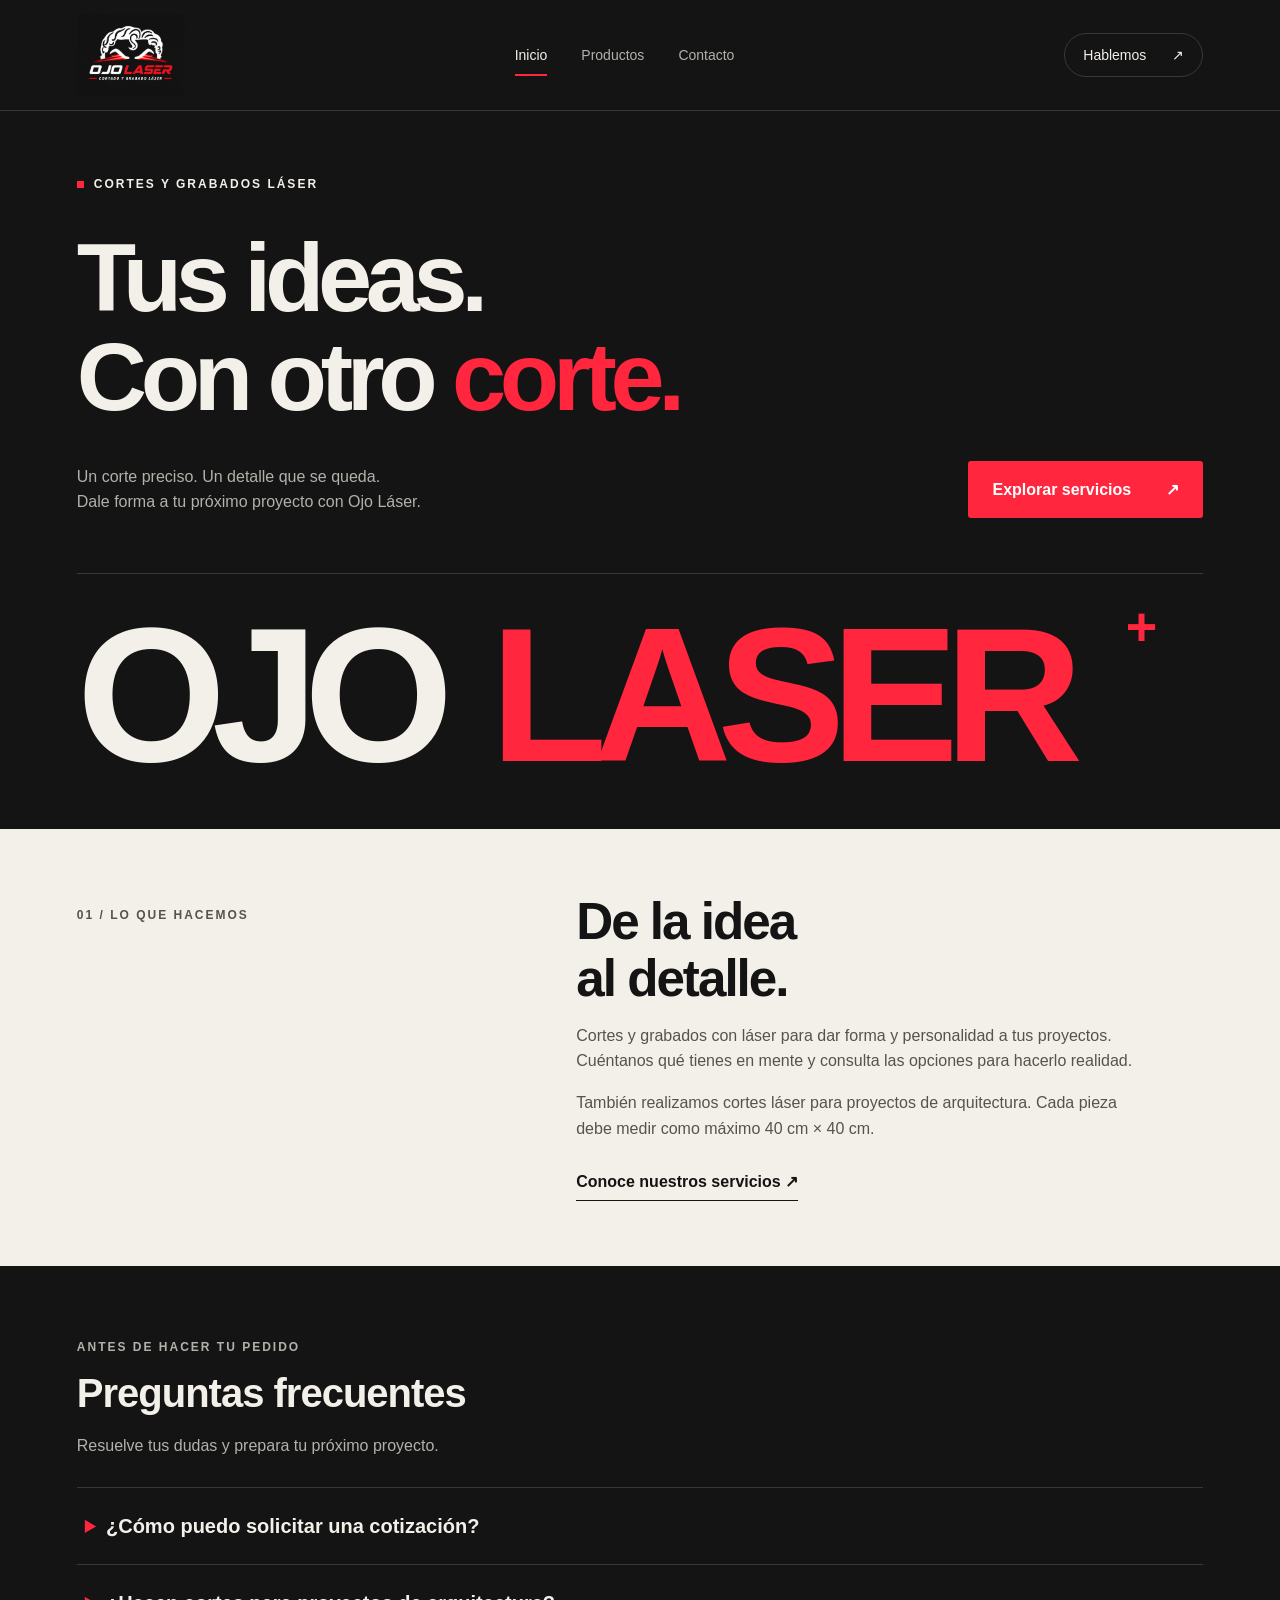
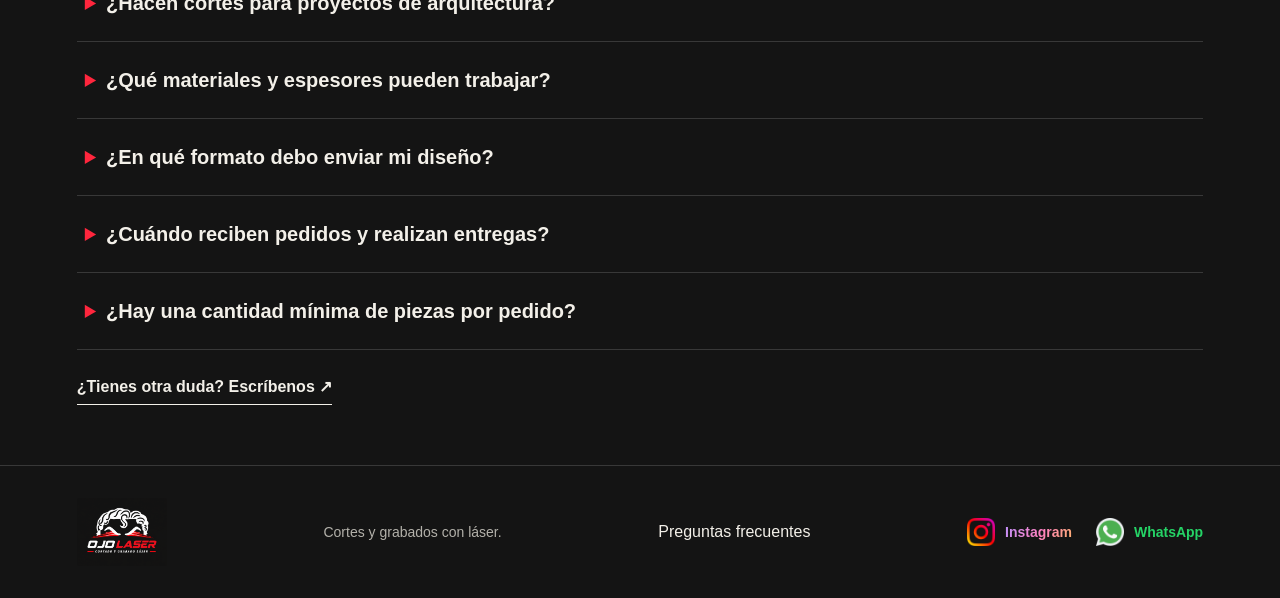
<file: index.html>
<!DOCTYPE html>
<html lang="es">
    <head>
        <meta charset="UTF-8">
        <meta name="viewport" content="width=device-width, initial-scale=1.0">
        <meta name="description" content="Ojo Láser: cortes y grabados con láser. Conoce nuestros servicios y consulta tu proyecto por Instagram.">
        <meta name="theme-color" content="#141414">
        <link rel="icon" type="image/png" href="assets/logo-ojo-laser.png">
        <link rel="stylesheet" href="CSS/style.css">
        <title>Inicio | Ojo Láser</title>
    </head>
    <body>
        <a class="skip" href="#contenido">Saltar al contenido</a>
        <header>
            <a class="logo" href="index.html" aria-label="Ojo Láser, inicio">
                <img src="assets/logo-ojo-laser.png" width="150" height="150" alt="Ojo Láser · Cortado y grabado láser">
            </a>
            <nav aria-label="Navegación principal">
                <a href="index.html" aria-current="page">Inicio</a>
                <a href="menu.html">Productos</a>
                <a href="contacto.html">Contacto</a>
            </nav>
            <a class="header-contact" href="contacto.html">Hablemos <span aria-hidden="true">↗</span></a>
        </header>
        <main id="contenido">
            <section class="contis">
                <div class="eyebrow">
                    <span></span>
                    CORTES Y GRABADOS LÁSER
                </div>
                <h1>Tus ideas.<br>Con otro <em>corte.</em></h1>
                <div class="contis-bottom">
                    <p>Un corte preciso. Un detalle que se queda.<br>Dale forma a tu próximo proyecto con Ojo Láser.</p>
                    <a class="button" href="menu.html">Explorar servicios <span aria-hidden="true">↗</span></a>
                </div>
                <div class="word-art" aria-hidden="true">
                    OJO
                    <span>LASER</span>
                    <i>+</i>
                </div>
            </section>
            <section class="intro">
                <p class="eyebrow">01 / LO QUE HACEMOS</p>
                <div>
                    <h2>De la idea<br>al detalle.</h2>
                    <p>
                        Cortes y grabados con láser para dar forma y personalidad a tus proyectos. Cuéntanos qué tienes en mente y consulta las opciones para hacerlo realidad.
                    </p>
                    <p>También realizamos cortes láser para proyectos de arquitectura. Cada pieza debe medir como máximo 40 cm × 40 cm.</p>
                    <a class="text-link" href="menu.html">Conoce nuestros servicios ↗</a>
                </div>
            </section>
            <section class="faq" id="preguntas-frecuentes" aria-labelledby="faq-titulo">
                <div class="catalog-heading">
                    <p class="eyebrow">ANTES DE HACER TU PEDIDO</p>
                    <h2 id="faq-titulo">Preguntas frecuentes</h2>
                    <p>Resuelve tus dudas y prepara tu próximo proyecto.</p>
                </div>
                <details>
                    <summary>¿Cómo puedo solicitar una cotización?</summary>
                    <p>Escríbenos por WhatsApp o Instagram con tu diseño o idea, material, medidas, cantidad de piezas y fecha en la que lo necesitas. Por mensaje puedes consultar el precio de tu proyecto.</p>
                </details>
                <details>
                    <summary>¿Hacen cortes para proyectos de arquitectura?</summary>
                    <p>Sí, realizamos cortes láser para proyectos de arquitectura. Cada pieza debe medir como máximo <strong>40 cm × 40 cm</strong>; no debe superar los 40 cm en ninguno de sus dos lados.</p>
                </details>
                <details>
                    <summary>¿Qué materiales y espesores pueden trabajar?</summary>
                    <p>Cuéntanos qué material y espesor necesitas para confirmar si son adecuados para corte o grabado láser y consultar su disponibilidad antes de hacer tu pedido.</p>
                </details>
                <details>
                    <summary>¿En qué formato debo enviar mi diseño?</summary>
                    <p>Antes de enviar el archivo final, consulta por WhatsApp o Instagram el formato y los requisitos para tu proyecto. Si todavía no tienes un diseño listo, compártenos tu idea para consultar las opciones.</p>
                </details>
                <details>
                    <summary>¿Cuándo reciben pedidos y realizan entregas?</summary>
                    <p>Recibimos pedidos de lunes a sábado por WhatsApp e Instagram. Las entregas se realizan a la semana siguiente; confirma la fecha de tu proyecto al realizar el pedido.</p>
                </details>
                <details>
                    <summary>¿Hay una cantidad mínima de piezas por pedido?</summary>
                    <p>Indícanos cuántas piezas necesitas al solicitar tu cotización para confirmar las condiciones de tu pedido.</p>
                </details>
                <a class="text-link" href="contacto.html">¿Tienes otra duda? Escríbenos ↗</a>
            </section>
        </main>
        <footer>
            <a class="logo" href="index.html">
                <img src="assets/logo-ojo-laser.png" width="150" height="150" alt="Ojo Láser · Cortado y grabado láser">
            </a>
            <p>Cortes y grabados con láser.</p>
            <a href="index.html#preguntas-frecuentes">Preguntas frecuentes</a>
            <div class="footer-socials" aria-label="Redes sociales y contacto">
                <a class="footer-social footer-social--instagram" href="https://www.instagram.com/ojo_laser/" target="_blank" rel="noopener noreferrer">
                    <img src="assets/icons/instagram.png" width="28" height="28" alt="">
                    <span>Instagram</span>
                </a>
                <a class="footer-social footer-social--whatsapp" href="https://wa.me/526142204418" target="_blank" rel="noopener noreferrer">
                    <img src="assets/icons/whatsapp.png" width="28" height="28" alt="">
                    <span>WhatsApp</span>
                </a>
            </div>
        </footer>
    </body>
</html>
</file>
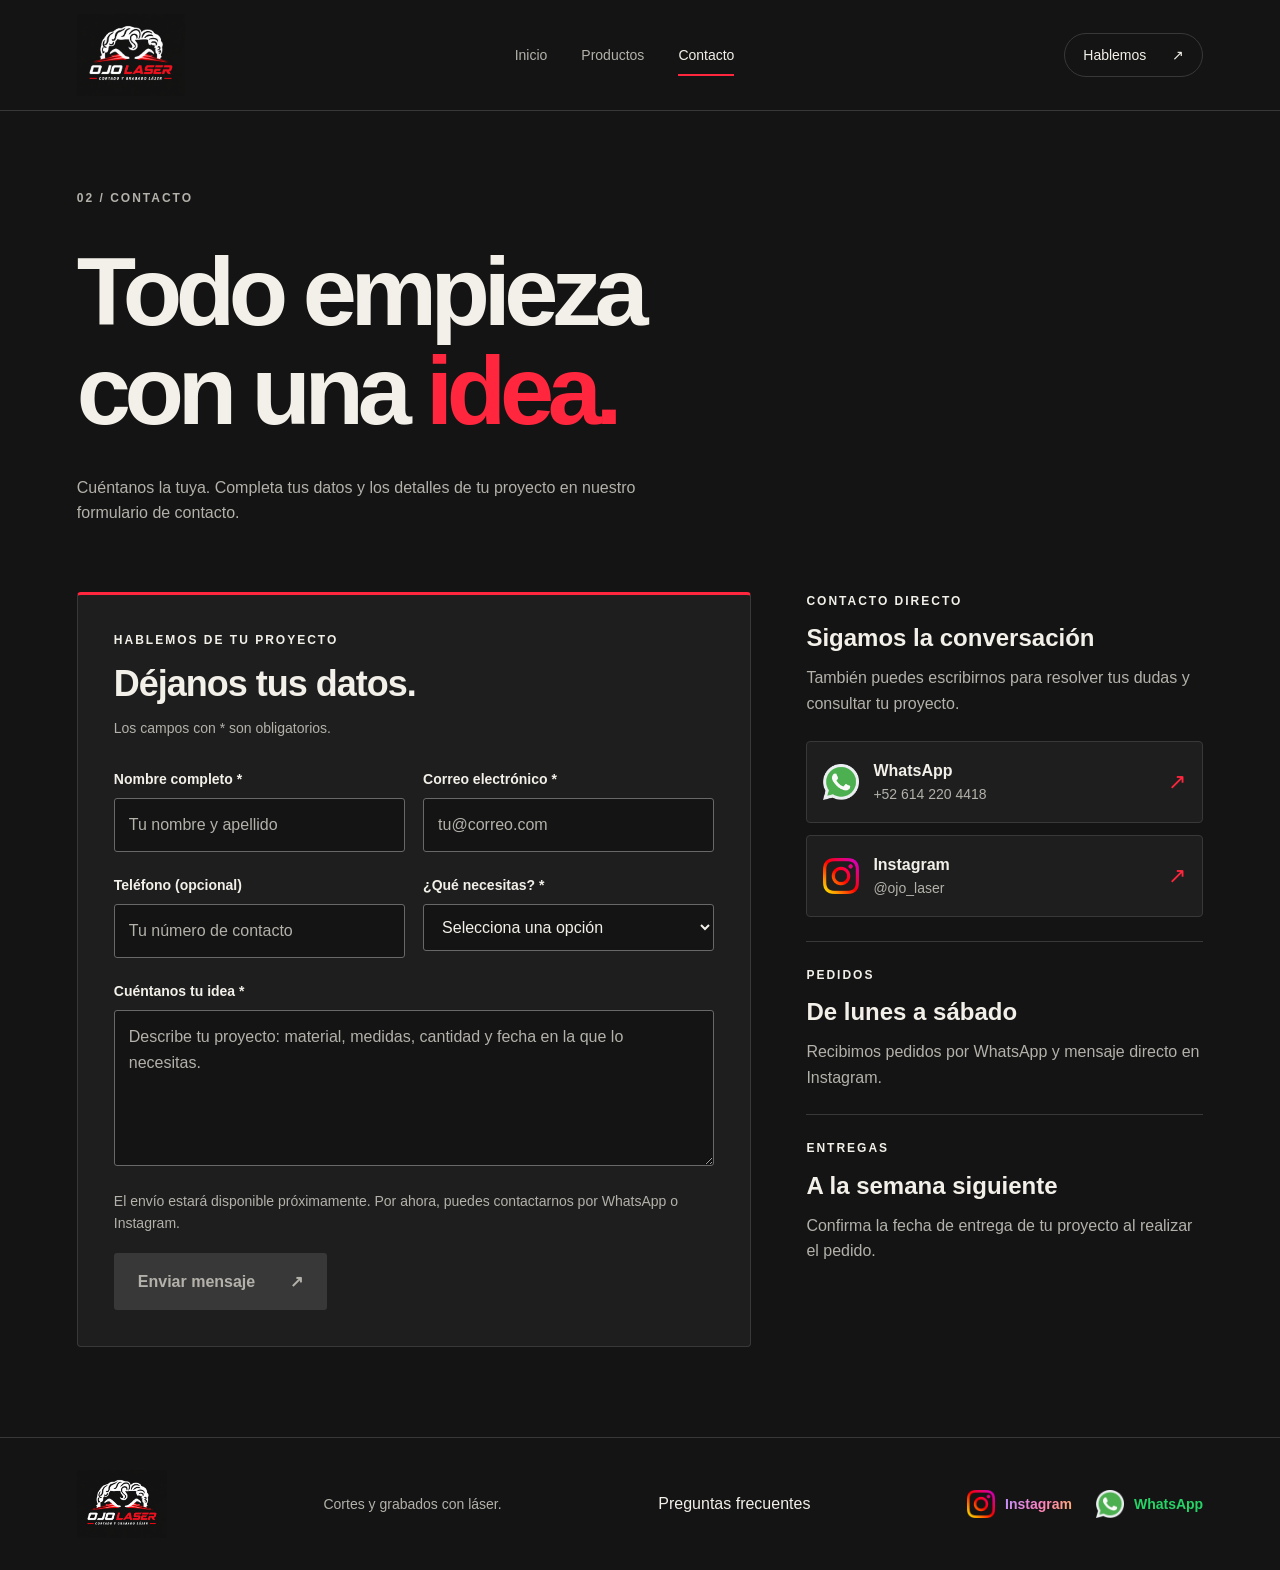
<file: contacto.html>
<!DOCTYPE html>
<html lang="es">
    <head>
        <meta charset="UTF-8">
        <meta name="viewport" content="width=device-width, initial-scale=1.0">
        <meta name="description" content="Contacta con Ojo Láser. Cuéntanos tu idea para un proyecto de corte o grabado láser.">
        <meta name="theme-color" content="#141414">
        <link rel="icon" type="image/png" href="assets/logo-ojo-laser.png">
        <link rel="stylesheet" href="CSS/style.css">
        <title>Contacto | Ojo Láser</title>
    </head>
    <body>
        <a class="skip" href="#contenido">Saltar al contenido</a>
        <header>
            <a class="logo" href="index.html" aria-label="Ojo Láser, inicio">
                <img src="assets/logo-ojo-laser.png" width="150" height="150" alt="Ojo Láser · Cortado y grabado láser">
            </a>
            <nav aria-label="Navegación principal">
                <a href="index.html">Inicio</a>
                <a href="menu.html">Productos</a>
                <a href="contacto.html" aria-current="page">Contacto</a>
            </nav>
            <a class="header-contact" href="contacto.html">Hablemos <span aria-hidden="true">↗</span></a>
        </header>
        <main id="contenido">
            <section class="page-heading">
                <p class="eyebrow">02 / CONTACTO</p>
                <h1>Todo empieza<br>con una <em>idea.</em></h1>
                <p>Cuéntanos la tuya. Completa tus datos y los detalles de tu proyecto en nuestro formulario de contacto.</p>
            </section>
            <section class="contact-grid">
                <form class="contact-form" aria-labelledby="form-title" aria-describedby="form-note">
                    <span class="eyebrow">HABLEMOS DE TU PROYECTO</span>
                    <h2 id="form-title">Déjanos tus datos.</h2>
                    <p class="form-intro">Los campos con * son obligatorios.</p>
                    <div class="form-fields">
                        <div class="form-field">
                            <label for="nombre">Nombre completo *</label>
                            <input type="text" id="nombre" name="nombre" autocomplete="name" placeholder="Tu nombre y apellido" required>
                        </div>
                        <div class="form-field">
                            <label for="correo">Correo electrónico *</label>
                            <input type="email" id="correo" name="correo" autocomplete="email" placeholder="tu@correo.com" required>
                        </div>
                        <div class="form-field">
                            <label for="telefono">Teléfono (opcional)</label>
                            <input type="tel" id="telefono" name="telefono" autocomplete="tel" placeholder="Tu número de contacto">
                        </div>
                        <div class="form-field">
                            <label for="servicio">¿Qué necesitas? *</label>
                            <select id="servicio" name="servicio" required>
                                <option value="" disabled selected>Selecciona una opción</option>
                                <option value="corte">Corte láser</option>
                                <option value="corte-arquitectura">Corte láser para arquitectura (máx. 40 cm × 40 cm por pieza)</option>
                                <option value="grabado">Grabado láser</option>
                                <option value="corte-y-grabado">Corte y grabado láser</option>
                                <option value="consulta">Otra consulta</option>
                            </select>
                        </div>
                        <div class="form-field form-field--full">
                            <label for="mensaje">Cuéntanos tu idea *</label>
                            <textarea id="mensaje" name="mensaje" rows="5" placeholder="Describe tu proyecto: material, medidas, cantidad y fecha en la que lo necesitas." required></textarea>
                        </div>
                    </div>
                    <p class="form-note" id="form-note">El envío estará disponible próximamente. Por ahora, puedes contactarnos por WhatsApp o Instagram.</p>
                    <!-- Habilitar el botón cuando se conecte el formulario a un servicio de envío. -->
                    <button class="button" type="submit" disabled>Enviar mensaje <span aria-hidden="true">↗</span></button>
                </form>
                <div class="contact-info">
                    <div>
                        <span class="eyebrow">CONTACTO DIRECTO</span>
                        <h2>Sigamos la conversación</h2>
                        <p>También puedes escribirnos para resolver tus dudas y consultar tu proyecto.</p>
                        <div class="contact-channels">
                            <a class="contact-channel" href="https://wa.me/526142204418" target="_blank" rel="noopener noreferrer">
                                <img src="assets/icons/whatsapp.png" width="36" height="36" alt="">
                                <span><strong>WhatsApp</strong><span>+52 614 220 4418</span></span>
                                <span class="contact-channel-arrow" aria-hidden="true">↗</span>
                            </a>
                            <a class="contact-channel" href="https://www.instagram.com/ojo_laser/" target="_blank" rel="noopener noreferrer">
                                <img src="assets/icons/instagram.png" width="36" height="36" alt="">
                                <span><strong>Instagram</strong><span>@ojo_laser</span></span>
                                <span class="contact-channel-arrow" aria-hidden="true">↗</span>
                            </a>
                        </div>
                    </div>
                    <div>
                        <span class="eyebrow">PEDIDOS</span>
                        <h2>De lunes a sábado</h2>
                        <p>Recibimos pedidos por WhatsApp y mensaje directo en Instagram.</p>
                    </div>
                    <div>
                        <span class="eyebrow">ENTREGAS</span>
                        <h2>A la semana siguiente</h2>
                        <p>Confirma la fecha de entrega de tu proyecto al realizar el pedido.</p>
                    </div>
                </div>
            </section>
        </main>
        <footer>
            <a class="logo" href="index.html">
                <img src="assets/logo-ojo-laser.png" width="150" height="150" alt="Ojo Láser · Cortado y grabado láser">
            </a>
            <p>Cortes y grabados con láser.</p>
            <a href="index.html#preguntas-frecuentes">Preguntas frecuentes</a>
            <div class="footer-socials" aria-label="Redes sociales y contacto">
                <a class="footer-social footer-social--instagram" href="https://www.instagram.com/ojo_laser/" target="_blank" rel="noopener noreferrer">
                    <img src="assets/icons/instagram.png" width="28" height="28" alt="">
                    <span>Instagram</span>
                </a>
                <a class="footer-social footer-social--whatsapp" href="https://wa.me/526142204418" target="_blank" rel="noopener noreferrer">
                    <img src="assets/icons/whatsapp.png" width="28" height="28" alt="">
                    <span>WhatsApp</span>
                </a>
            </div>
        </footer>
    </body>
</html>
</file>
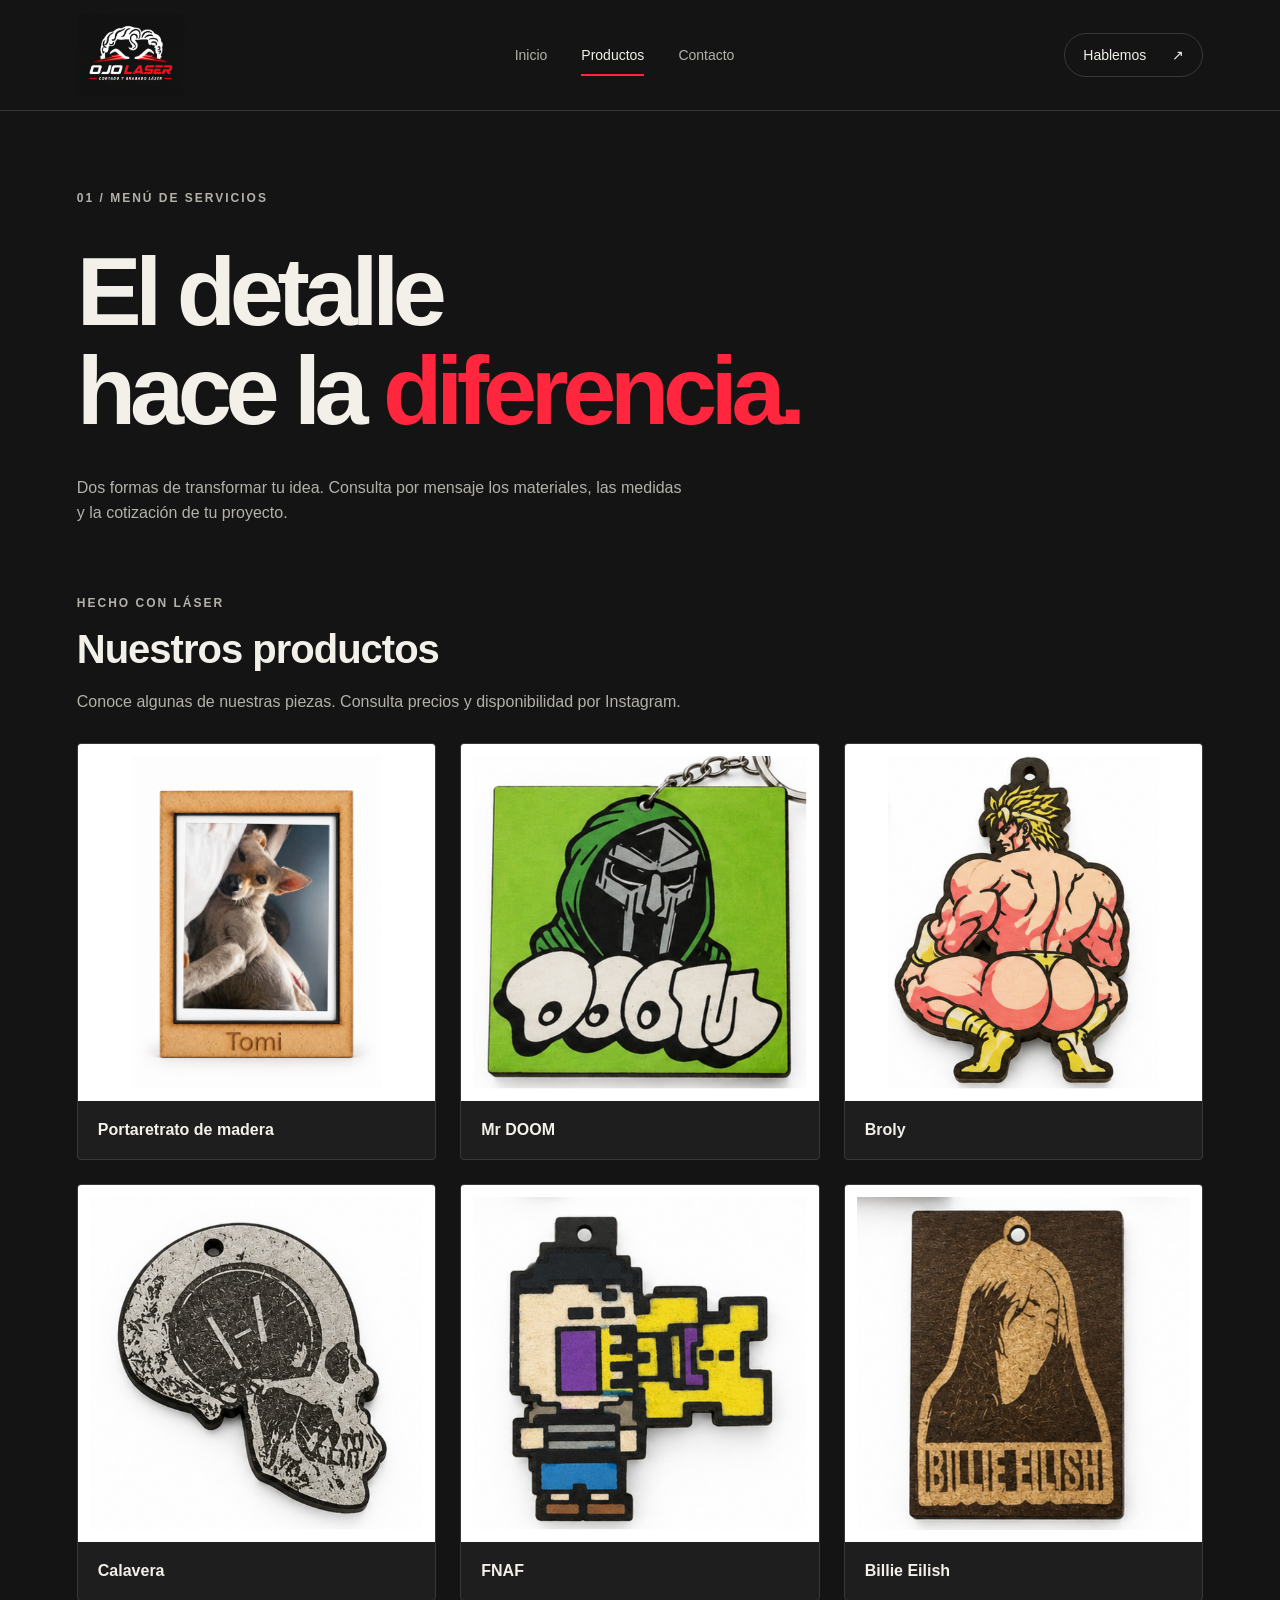
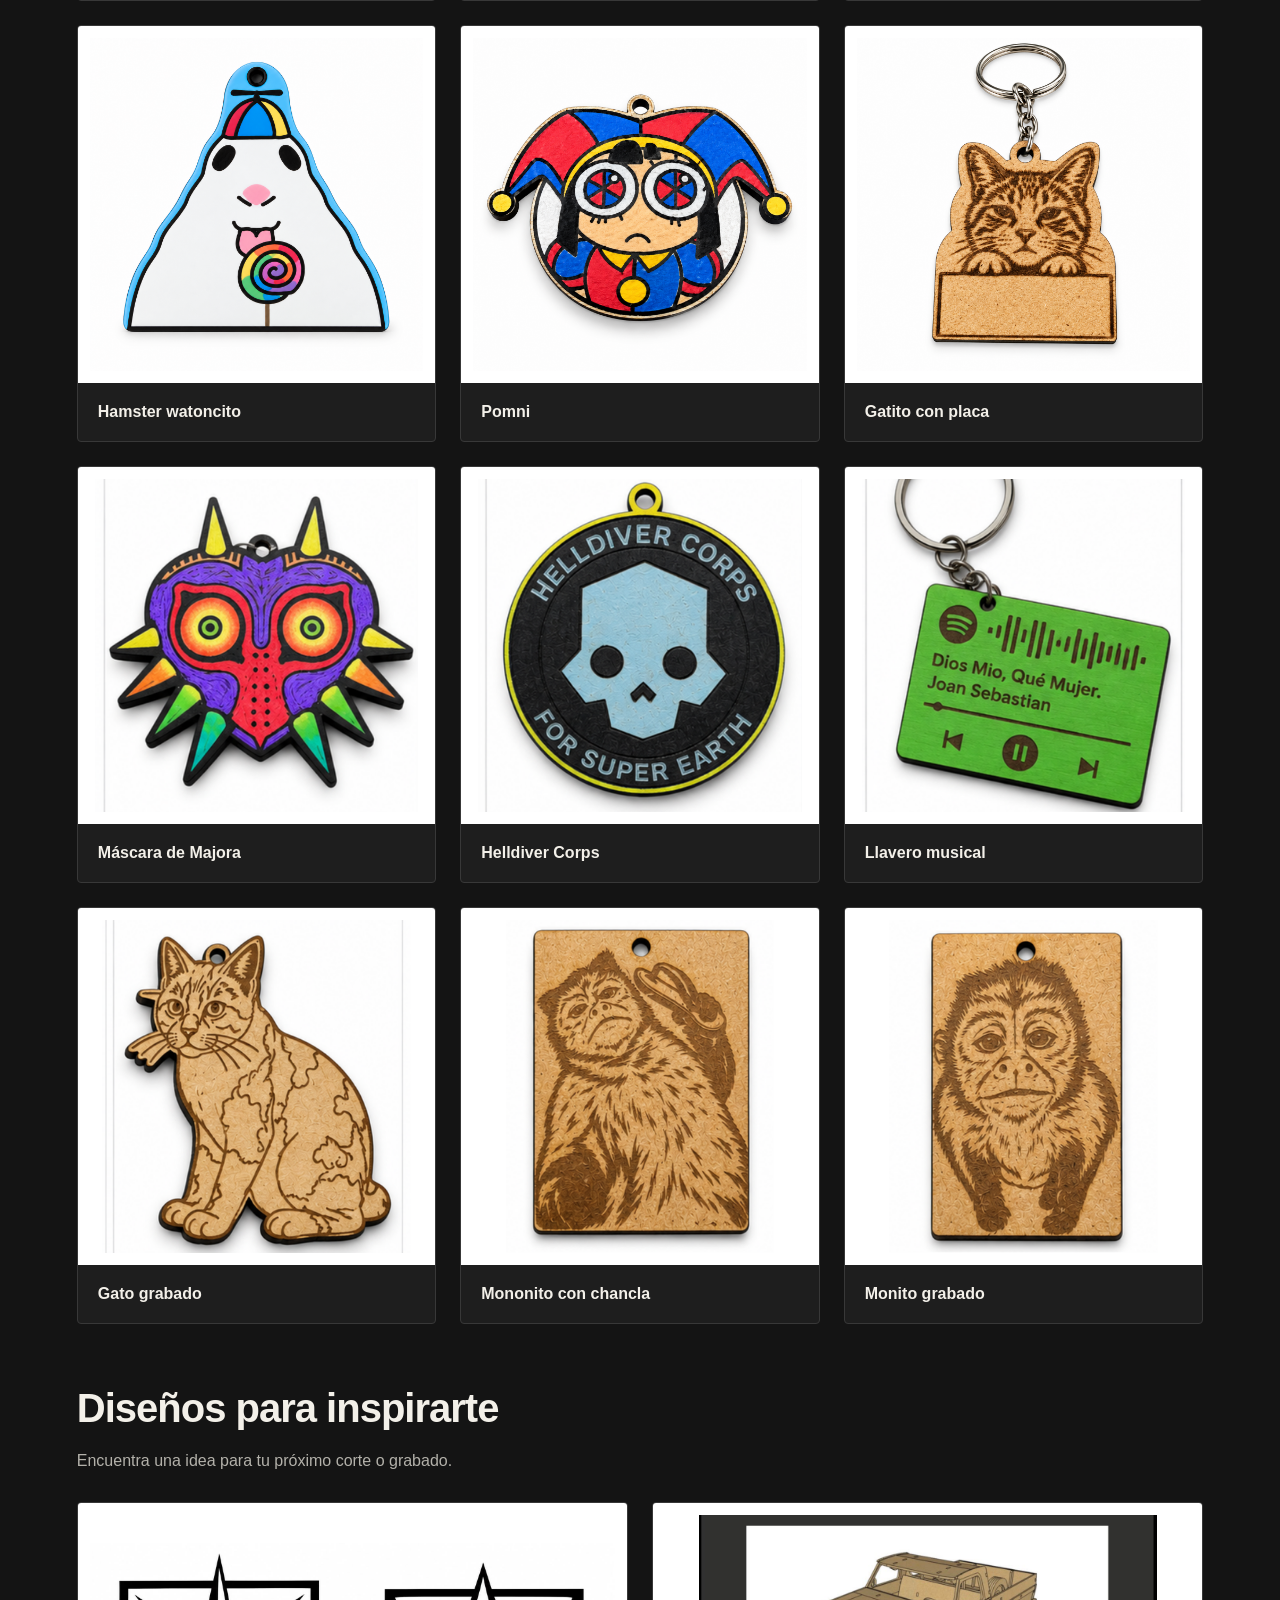
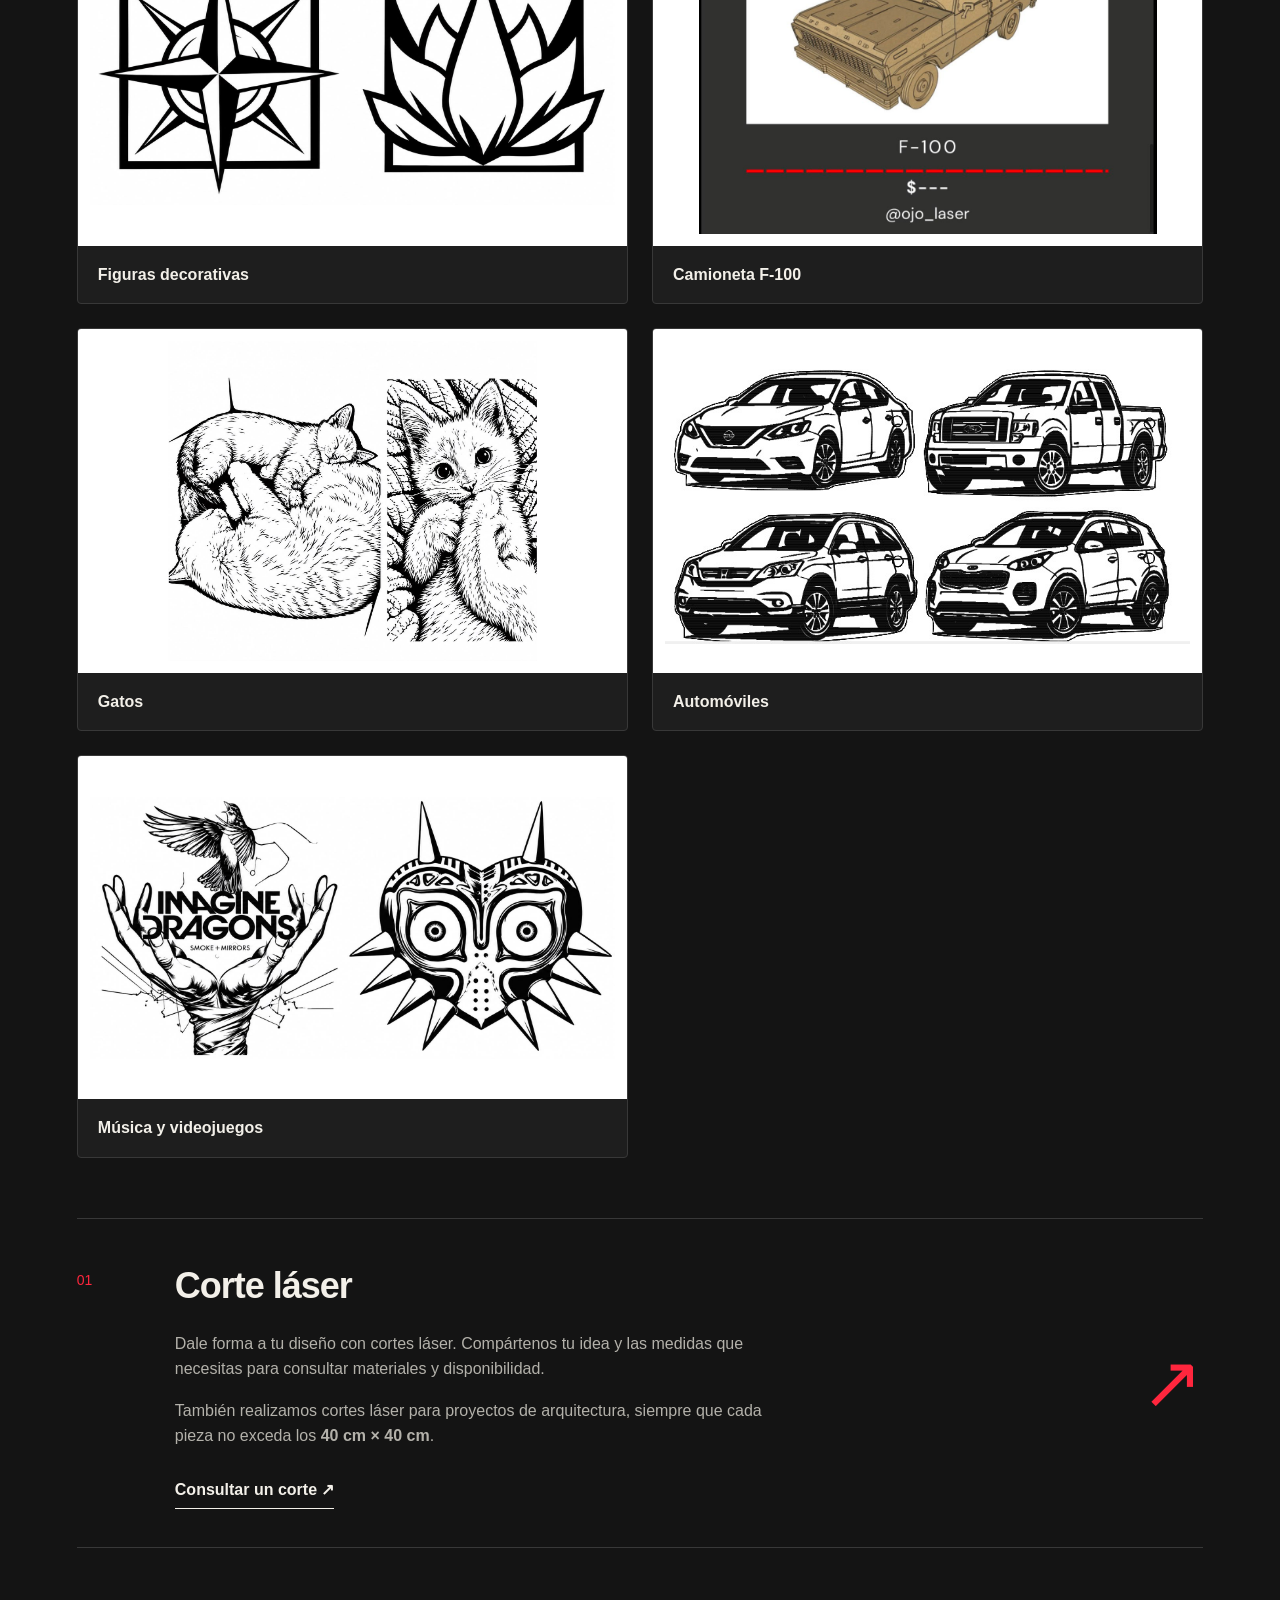
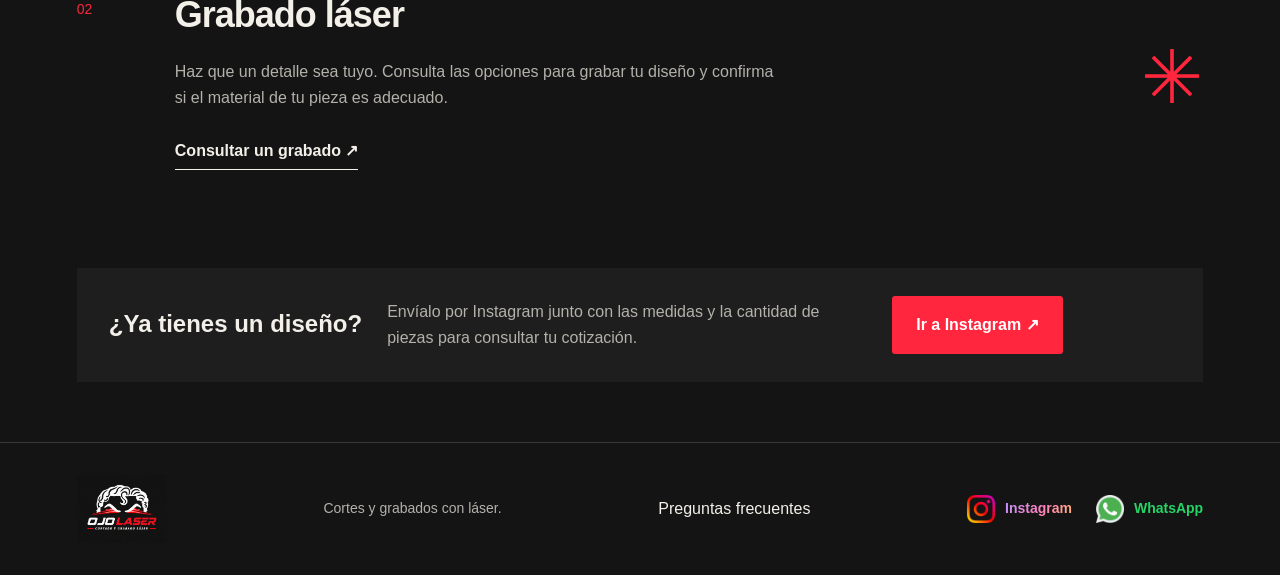
<file: menu.html>
<!DOCTYPE html>
<html lang="es">
    <head>
        <meta charset="UTF-8">
        <meta name="viewport" content="width=device-width, initial-scale=1.0">
        <meta name="description" content="Ojo Láser: cortes y grabados con láser. Conoce nuestros servicios y consulta tu proyecto por Instagram.">
        <meta name="theme-color" content="#141414">
        <link rel="icon" type="image/png" href="assets/logo-ojo-laser.png">
        <link rel="stylesheet" href="CSS/style.css">
        <script src="JS/productos.js" defer></script>
        <title>Productos | Ojo Láser</title>
    </head>
    <body>
        <a class="skip" href="#contenido">Saltar al contenido</a>
        <header>
            <a class="logo" href="index.html" aria-label="Ojo Láser, inicio">
                <img src="assets/logo-ojo-laser.png" width="150" height="150" alt="Ojo Láser · Cortado y grabado láser">
            </a>
            <nav aria-label="Navegación principal">
                <a href="index.html">Inicio</a>
                <a href="menu.html" aria-current="page">Productos</a>
                <a href="contacto.html">Contacto</a>
            </nav>
            <a class="header-contact" href="contacto.html">Hablemos <span aria-hidden="true">↗</span></a>
        </header>
        <main id="contenido">
            <section class="page-heading">
                <p class="eyebrow">01 / MENÚ DE SERVICIOS</p>
                <h1>El detalle<br>hace la <em>diferencia.</em></h1>
                <p>
                    Dos formas de transformar tu idea. Consulta por mensaje los materiales, las medidas y la cotización de tu proyecto.
                </p>
            </section>

            <section class="catalog" aria-labelledby="productos-titulo">
                <div class="catalog-heading">
                    <p class="eyebrow">HECHO CON LÁSER</p>
                    <h2 id="productos-titulo">Nuestros productos</h2>
                    <p>Conoce algunas de nuestras piezas. Consulta precios y disponibilidad por Instagram.</p>
                </div>
                <div class="catalog-grid" id="catalogo-productos"></div>
                <noscript><p>Activa JavaScript para ver nuestros productos.</p></noscript>
            </section>

            <section class="catalog" aria-labelledby="disenos-titulo">
                <div class="catalog-heading">
                    <h2 id="disenos-titulo">Diseños para inspirarte</h2>
                    <p>Encuentra una idea para tu próximo corte o grabado.</p>
                </div>
                <div class="catalog-grid catalog-grid--designs">
                    <figure class="catalog-card">
                        <img
                            src="assets/Desings/Desing.jpeg"
                            alt="Diseños de rosa de los vientos y flor de loto"
                            loading="lazy"
                            decoding="async"
                        >
                        <figcaption>Figuras decorativas</figcaption>
                    </figure>
                    <figure class="catalog-card">
                        <img
                            src="assets/Desings/desing1.jpeg"
                            alt="Diseño de maqueta de camioneta F-100"
                            loading="lazy"
                            decoding="async"
                        >
                        <figcaption>Camioneta F-100</figcaption>
                    </figure>
                    <figure class="catalog-card">
                        <img
                            src="assets/Desings/desing2.jpeg"
                            alt="Ilustraciones de gatos en blanco y negro"
                            loading="lazy"
                            decoding="async"
                        >
                        <figcaption>Gatos</figcaption>
                    </figure>
                    <figure class="catalog-card">
                        <img
                            src="assets/Desings/Desing3.jpeg"
                            alt="Diseños de cuatro automóviles para grabado"
                            loading="lazy"
                            decoding="async"
                        >
                        <figcaption>Automóviles</figcaption>
                    </figure>
                    <figure class="catalog-card">
                        <img
                            src="assets/Desings/desing4.jpeg"
                            alt="Diseños de Imagine Dragons y máscara de Majora"
                            loading="lazy"
                            decoding="async"
                        >
                        <figcaption>Música y videojuegos</figcaption>
                    </figure>
                </div>
               
            </section>

            <section class="services" aria-label="Servicios">
                <article>
                    <span class="service-number">01</span>
                    <div>
                        <h2>Corte láser</h2>
                        <p>
                            Dale forma a tu diseño con cortes láser. Compártenos tu idea y las medidas que necesitas para consultar materiales y disponibilidad.
                        </p>
                        <p>También realizamos cortes láser para proyectos de arquitectura, siempre que cada pieza no exceda los <strong>40 cm × 40 cm</strong>.</p>
                        <a class="text-link" href="contacto.html">Consultar un corte ↗</a>
                    </div>
                    <span class="service-symbol" aria-hidden="true">↗</span>
                </article>
                <article>
                    <span class="service-number">02</span>
                    <div>
                        <h2>Grabado láser</h2>
                        <p>
                            Haz que un detalle sea tuyo. Consulta las opciones para grabar tu diseño y confirma si el material de tu pieza es adecuado.
                        </p>
                        <a class="text-link" href="contacto.html">Consultar un grabado ↗</a>
                    </div>
                    <span class="service-symbol" aria-hidden="true">✳</span>
                </article>
            </section>
            <aside class="note">
                <span>¿Ya tienes un diseño?</span>
                <p>Envíalo por Instagram junto con las medidas y la cantidad de piezas para consultar tu cotización.</p>
                <a class="button" href="https://www.instagram.com/ojo_laser/" target="_blank" rel="noopener noreferrer">
                    Ir a Instagram ↗
                </a>
            </aside>
        </main>
        <footer>
            <a class="logo" href="index.html">
                <img src="assets/logo-ojo-laser.png" width="150" height="150" alt="Ojo Láser · Cortado y grabado láser">
            </a>
            <p>Cortes y grabados con láser.</p>
            <a href="index.html#preguntas-frecuentes">Preguntas frecuentes</a>
            <div class="footer-socials" aria-label="Redes sociales y contacto">
                <a class="footer-social footer-social--instagram" href="https://www.instagram.com/ojo_laser/" target="_blank" rel="noopener noreferrer">
                    <img src="assets/icons/instagram.png" width="28" height="28" alt="">
                    <span>Instagram</span>
                </a>
                <a class="footer-social footer-social--whatsapp" href="https://wa.me/526142204418" target="_blank" rel="noopener noreferrer">
                    <img src="assets/icons/whatsapp.png" width="28" height="28" alt="">
                    <span>WhatsApp</span>
                </a>
            </div>
        </footer>
    </body>
</html>
</file>
<file: CSS/style.css>
:root {
    color-scheme: dark;
    --bg: #141414;
    --panel: #1e1e1e;
    --text: #f3f0e9;
    --muted: #b3b1aa;
    --accent: #ff263d;
    --line: #383838;
}

* {
    box-sizing: border-box;
}

html {
    scroll-behavior: smooth;
}

body {
    margin: 0;
    background: var(--bg);
    color: var(--text);
    font-family: Arial, Helvetica, sans-serif;
    font-size: 16px;
    line-height: 1.6;
}

a {
    color: inherit;
    text-decoration: none;
}

a:focus-visible {
    outline: 3px solid var(--accent);
    outline-offset: 6px;
}

header, main, footer {
    max-width: 1440px;
    margin: auto;
}

header {
    padding: 26px 6%;
    display: flex;
    align-items: center;
    justify-content: space-between;
    border-bottom: 1px solid var(--line);
    gap: 24px;
}

.logo {
    display: inline-flex;
    align-items: center;
    font-weight: 900;
    font-size: 26px;
    letter-spacing: -1.6px;
    line-height: 1;
}

.logo span {
    margin-left: 6px;
    font-weight: 400;
}

.logo sup {
    color: var(--accent);
    font-size: 29px;
    margin-left: 8px;
}

nav {
    display: flex;
    gap: 34px;
}

nav a {
    font-size: 14px;
    color: var(--muted);
    padding: 8px 0;
}

nav a[aria-current], nav a:hover {
    color: var(--text);
    box-shadow: 0 2px var(--accent);
}

.header-contact {
    font-size: 14px;
    border: 1px solid var(--line);
    padding: 10px 18px;
    border-radius: 30px;
}

.header-contact span {
    margin-left: 22px;
}

.contis {
    padding: 64px 6% 0;
    overflow: hidden;
}

.eyebrow {
    font-size: 12px;
    letter-spacing: 2px;
    font-weight: 700;
    display: block;
}

.contis .eyebrow {
    display: flex;
    align-items: center;
    gap: 10px;
}

.eyebrow > span {
    width: 7px;
    height: 7px;
    background: var(--accent);
}

h1 {
    font-size: clamp(56px, 7.6vw, 110px);
    line-height: 1.02;
    letter-spacing: -.065em;
    font-weight: 700;
    margin: 34px 0;
}

h1 em {
    color: var(--accent);
    font-style: normal;
}

p {
    color: var(--muted);
}

.contis-bottom {
    display: flex;
    align-items: center;
    justify-content: space-between;
    gap: 25px;
    margin: 0 0 45px;
}

.contis-bottom p {
    margin: 0;
}

.button {
    display: inline-flex;
    justify-content: space-between;
    align-items: center;
    gap: 35px;
    background: var(--accent);
    color: #141414;
    padding: 16px 24px;
    border-radius: 3px;
    font-weight: 700;
    white-space: nowrap;
}

.button:hover {
    background: #ff6575;
}

.word-art {
    border-top: 1px solid var(--line);
    position: relative;
    margin-top: 55px;
    padding: 25px 0 38px;
    font-size: clamp(68px, 15vw, 212px);
    font-weight: 900;
    line-height: 1;
    letter-spacing: -.075em;
    white-space: nowrap;
}

.word-art > span {
    color: var(--accent);
    margin-left: 12px;
}

.word-art i {
    font-size: 54px;
    color: var(--accent);
    font-style: normal;
    vertical-align: top;
    margin-left: 18px;
}

.intro {
    background: var(--text);
    color: var(--bg);
    padding: 65px 6%;
    display: grid;
    grid-template-columns: 1fr 1.35fr;
    gap: 35px;
}

.intro p {
    color: #55534e;
    max-width: 570px;
}

.intro h2 {
    font-size: clamp(36px, 4vw, 60px);
    letter-spacing: -2px;
    line-height: 1.1;
    margin: 0;
}

.text-link {
    display: inline-block;
    border-bottom: 1px solid currentColor;
    font-weight: 700;
    padding-bottom: 5px;
    margin-top: 12px;
}

.page-heading {
    padding: 66px 6% 40px;
}

.page-heading > p:last-child {
    max-width: 610px;
}

/* Vista ampliada de productos */
.producto-abrir {
    display: block;
    width: 100%;
    padding: 0;
    border: 0;
    background: #fff;
    cursor: zoom-in;
}

#catalogo-productos .catalog-card {
    cursor: zoom-in;
}

.producto-abrir:focus-visible {
    outline: 3px solid var(--accent);
    outline-offset: -3px;
}

.producto-modal-abierto {
    overflow: hidden;
}

.producto-modal {
    width: min(760px, calc(100% - 32px));
    max-height: calc(100dvh - 32px);
    padding: 52px 20px 20px;
    border: 1px solid var(--line);
    border-radius: 12px;
    background: var(--panel);
    color: var(--text);
    overflow: auto;
}

.producto-modal::backdrop {
    background: rgb(0 0 0 / 80%);
}

.producto-modal img {
    display: block;
    width: 100%;
    height: min(65dvh, 600px);
    object-fit: contain;
    background: #fff;
    border-radius: 4px;
}

.producto-modal h2 {
    margin: 18px 0 0;
    font-size: clamp(22px, 4vw, 30px);
}

.producto-modal-cerrar {
    position: absolute;
    top: 6px;
    right: 10px;
    width: 44px;
    height: 44px;
    border: 0;
    border-radius: 50%;
    background: transparent;
    color: var(--text);
    font-size: 32px;
    cursor: pointer;
}

.producto-modal-cerrar:hover {
    background: var(--line);
}

.producto-modal-cerrar:focus-visible {
    outline: 2px solid var(--accent);
}

/* Galerías del menú */
.catalog {
    padding: 0 6% 60px;
}

.catalog-heading {
    margin-bottom: 28px;
}

.catalog-heading h2 {
    margin: 0;
    font-size: clamp(28px, 4vw, 40px);
    line-height: 1.2;
    letter-spacing: -1px;
}

.catalog-heading p {
    max-width: 650px;
}

.catalog-grid {
    display: grid;
    grid-template-columns: repeat(3, minmax(0, 1fr));
    gap: 24px;
}

.catalog-card {
    min-width: 0;
    margin: 0;
    overflow: hidden;
    border: 1px solid var(--line);
    border-radius: 4px;
    background: var(--panel);
}

.catalog-card img {
    display: block;
    width: 100%;
    aspect-ratio: 1;
    object-fit: contain;
    padding: 12px;
    background: #fff;
}

.catalog-card figcaption {
    padding: 16px 20px;
    font-weight: 700;
}

.catalog-grid--designs {
    grid-template-columns: repeat(2, minmax(0, 1fr));
}

.catalog-grid--designs img {
    aspect-ratio: 16 / 10;
}

.work-photo {
    margin: 32px 0 0;
}

.work-photo img {
    display: block;
    width: 100%;
    height: auto;
    border-radius: 4px;
}

.work-photo figcaption {
    margin-top: 12px;
    color: var(--muted);
}

@media (max-width: 900px) {
    .catalog-grid {
        grid-template-columns: repeat(2, minmax(0, 1fr));
    }
}

@media (max-width: 540px) {
    .catalog-grid {
        grid-template-columns: 1fr;
        gap: 20px;
    }

    .catalog {
        padding-bottom: 40px;
    }
}

.services {
    padding: 0 6% 60px;
}

.services article {
    display: grid;
    grid-template-columns: 70px 1fr 100px;
    gap: 28px;
    border-top: 1px solid var(--line);
    padding: 38px 0;
}

.service-number {
    color: var(--accent);
    font-size: 14px;
    padding-top: 12px;
}

.services h2 {
    font-size: 36px;
    letter-spacing: -1px;
    margin: 0;
}

.services p {
    max-width: 600px;
}

.service-symbol {
    font-size: 74px;
    line-height: 1;
    color: var(--accent);
    align-self: center;
    justify-self: end;
}

.faq {
    padding: 60px 6%;
    scroll-margin-top: 24px;
}

.faq details {
    border-top: 1px solid var(--line);
}

.faq details:last-of-type {
    border-bottom: 1px solid var(--line);
}

.faq summary {
    padding: 22px 8px;
    cursor: pointer;
    font-size: clamp(16px, 2vw, 20px);
    font-weight: 700;
    overflow-wrap: anywhere;
}

.faq summary::marker {
    color: var(--accent);
}

.faq summary:hover, .faq details[open] summary {
    color: var(--accent);
}

.faq summary:focus-visible {
    outline: 2px solid var(--accent);
    outline-offset: 3px;
}

.faq details p {
    max-width: 760px;
    margin: 0;
    padding: 0 8px 24px;
}

.faq > .text-link {
    margin-top: 24px;
}

.note {
    margin: 0 6% 60px;
    background: var(--panel);
    padding: 28px 32px;
    display: flex;
    gap: 25px;
    align-items: center;
}

.note > span {
    font-size: 24px;
    font-weight: 700;
    line-height: 1.2;
}

.note p {
    flex: 1;
    max-width: 480px;
    margin: 0;
}

.contact-grid {
    padding: 10px 6% 90px;
    display: grid;
    grid-template-columns: minmax(0, 1.7fr) minmax(0, 1fr);
    gap: 55px;
}

.contact-form {
    min-width: 0;
    padding: clamp(20px, 3vw, 36px);
    background: var(--panel);
    border: 1px solid var(--line);
    border-top: 3px solid var(--accent);
    border-radius: 4px;
}

.contact-form h2 {
    margin: 12px 0;
    font-size: clamp(26px, 3vw, 36px);
    line-height: 1.2;
    letter-spacing: -1px;
}

.form-intro {
    margin: 0 0 28px;
    font-size: 14px;
}

.form-fields {
    display: grid;
    grid-template-columns: repeat(2, minmax(0, 1fr));
    gap: 22px 18px;
}

.form-field {
    min-width: 0;
    display: flex;
    flex-direction: column;
    gap: 8px;
}

.form-field--full {
    grid-column: 1 / -1;
}

.form-field label {
    font-size: 14px;
    font-weight: 700;
}

.form-field input, .form-field select, .form-field textarea {
    width: 100%;
    min-width: 0;
    padding: 13px 14px;
    border: 1px solid #686868;
    border-radius: 3px;
    background: var(--bg);
    color: var(--text);
    font: inherit;
}

.form-field textarea {
    resize: vertical;
    min-height: 150px;
}

.form-field input::placeholder, .form-field textarea::placeholder {
    color: var(--muted);
    opacity: 1;
}

.form-field input:focus-visible, .form-field select:focus-visible,
.form-field textarea:focus-visible, .contact-form button:focus-visible {
    outline: 2px solid var(--accent);
    outline-offset: 3px;
}

.form-note {
    margin: 24px 0 18px;
    font-size: 14px;
}

.contact-form .button {
    border: 0;
    font: inherit;
    font-weight: 700;
}

.contact-form .button:disabled {
    background: var(--line);
    color: var(--muted);
    cursor: not-allowed;
}

@media (max-width: 540px) {
    .form-fields {
        grid-template-columns: 1fr;
    }

    .contact-form .button {
        width: 100%;
    }
}

.instagram-card {
    background: var(--accent);
    color: #141414;
    padding: 36px;
    min-height: 300px;
    display: flex;
    flex-direction: column;
    justify-content: space-between;
}

.instagram-card strong {
    font-size: clamp(28px, 4vw, 56px);
    letter-spacing: -2px;
}

.instagram-card > b {
    font-size: 26px;
}

.instagram-card > span:last-child {
    display: flex;
    justify-content: space-between;
    gap: 15px;
}

.instagram-card:hover {
    background: #ff6575;
}

.contact-info > div + div {
    border-top: 1px solid var(--line);
    padding-top: 24px;
    margin-top: 24px;
}

.contact-info h2 {
    font-size: 24px;
    margin: 8px 0;
}

.contact-info p {
    margin: 0;
}

.contact-channels {
    display: grid;
    gap: 12px;
    margin-top: 24px;
}

.contact-channel {
    display: flex;
    align-items: center;
    gap: 14px;
    padding: 16px;
    border: 1px solid var(--line);
    border-radius: 4px;
    background: var(--panel);
}

.contact-channel:hover {
    border-color: var(--accent);
}

.contact-channel img {
    flex-shrink: 0;
    object-fit: contain;
}

.contact-channel > span:not(.contact-channel-arrow) {
    min-width: 0;
    overflow-wrap: anywhere;
}

.contact-channel strong, .contact-channel span > span {
    display: block;
}

.contact-channel span > span {
    color: var(--muted);
    font-size: 14px;
}

.contact-channel-arrow {
    margin-left: auto;
    color: var(--accent);
    font-size: 22px;
}

footer {
    border-top: 1px solid var(--line);
    padding: 32px 6%;
    display: flex;
    align-items: center;
    justify-content: space-between;
    gap: 24px;
    flex-wrap: wrap;
}

.footer-socials {
    display: flex;
    flex-wrap: wrap;
    gap: 24px;
}

.footer-social {
    display: inline-flex;
    align-items: center;
    gap: 10px;
    padding: 8px 0;
    font-size: 14px;
    font-weight: 700;
}

.footer-social img {
    display: block;
    flex-shrink: 0;
    object-fit: contain;
}

.footer-social--instagram {
    color: #f58bc5;
}

@supports ((background-clip: text) or (-webkit-background-clip: text)) {
    .footer-social--instagram span {
        background: linear-gradient(120deg, #bc91ff, #ff80be 55%, #ffb36b);
        -webkit-background-clip: text;
        background-clip: text;
        color: transparent;
    }
}

.footer-social--whatsapp {
    color: #25d366;
}

.footer-social:hover {
    filter: brightness(1.12);
}

@media (max-width: 540px) {
    .footer-socials {
        width: 100%;
    }

}

footer p, footer > a:last-child {
    font-size: 14px;
}

.skip {
    position: fixed;
    left: 16px;
    top: -100px;
    background: var(--accent);
    color: #141414;
    padding: 10px;
    z-index: 10;
}

.skip:focus {
    top: 16px;
}

@media(max-width:760px) {
    header {
        padding: 24px 6%;
        flex-wrap: wrap;
        gap: 20px;
    }

    .header-contact {
        display: none;
    }

    nav {
        gap: 20px;
    }

    nav a {
        font-size: 14px;
    }

    .logo {
        font-size: 22px;
    }

    .contis, .page-heading {
        padding-top: 44px;
    }

    h1 {
        font-size: clamp(50px, 10vw, 76px);
        margin: 28px 0;
    }

    
    .contis-bottom {
        align-items: flex-start;
        flex-direction: column;
    }

    .word-art {
        margin-top: 30px;
        font-size: 16vw;
    }

    .word-art i {
        font-size: 24px;
        margin-left: 8px;
    }

    .word-art > span {
        margin-left: 5px;
    }

    .intro {
        grid-template-columns: 1fr;
        padding-top: 35px;
        padding-bottom: 40px;
        gap: 15px;
    }

    .services article {
        grid-template-columns: 30px 1fr;
        gap: 16px;
    }

    .services h2 {
        font-size: 29px;
    }

    .service-symbol {
        display: none;
    }

    .note {
        flex-direction: column;
        align-items: flex-start;
        padding: 24px;
    }

    .contact-grid {
        grid-template-columns: 1fr;
        gap: 34px;
        padding-bottom: 55px;
    }

    .instagram-card {
        min-height: 250px;
        padding: 28px;
    }

    .instagram-card strong {
        font-size: 42px;
    }

    footer {
        flex-wrap: wrap;
        gap: 16px;
    }

    footer p {
        flex-basis: 100%;
        order: 3;
        margin: 0;
    }

}

@media(prefers-reduced-motion:reduce) {
    html {
        scroll-behavior: auto;
    }

}

.logo {
    background: #fff;
    border-radius: 3px;
    overflow: hidden;
    flex-shrink: 0;
}

.logo img {
    display: block;
    width: 108px;
    height: 82px;
    object-fit: cover;
}

.button {
    color: #fff;
}

.instagram-card {
    color: #fff;
}

.skip {
    color: #fff;
}

header {
    padding-top: 14px;
    padding-bottom: 14px;
}

footer .logo img {
    width: 90px;
    height: 68px;
}

@media(max-width:760px) {
    .logo img {
        width: 92px;
        height: 72px;
    }

    header {
        gap: 14px;
    }

    nav {
        gap: 16px;
    }

}
</file>
